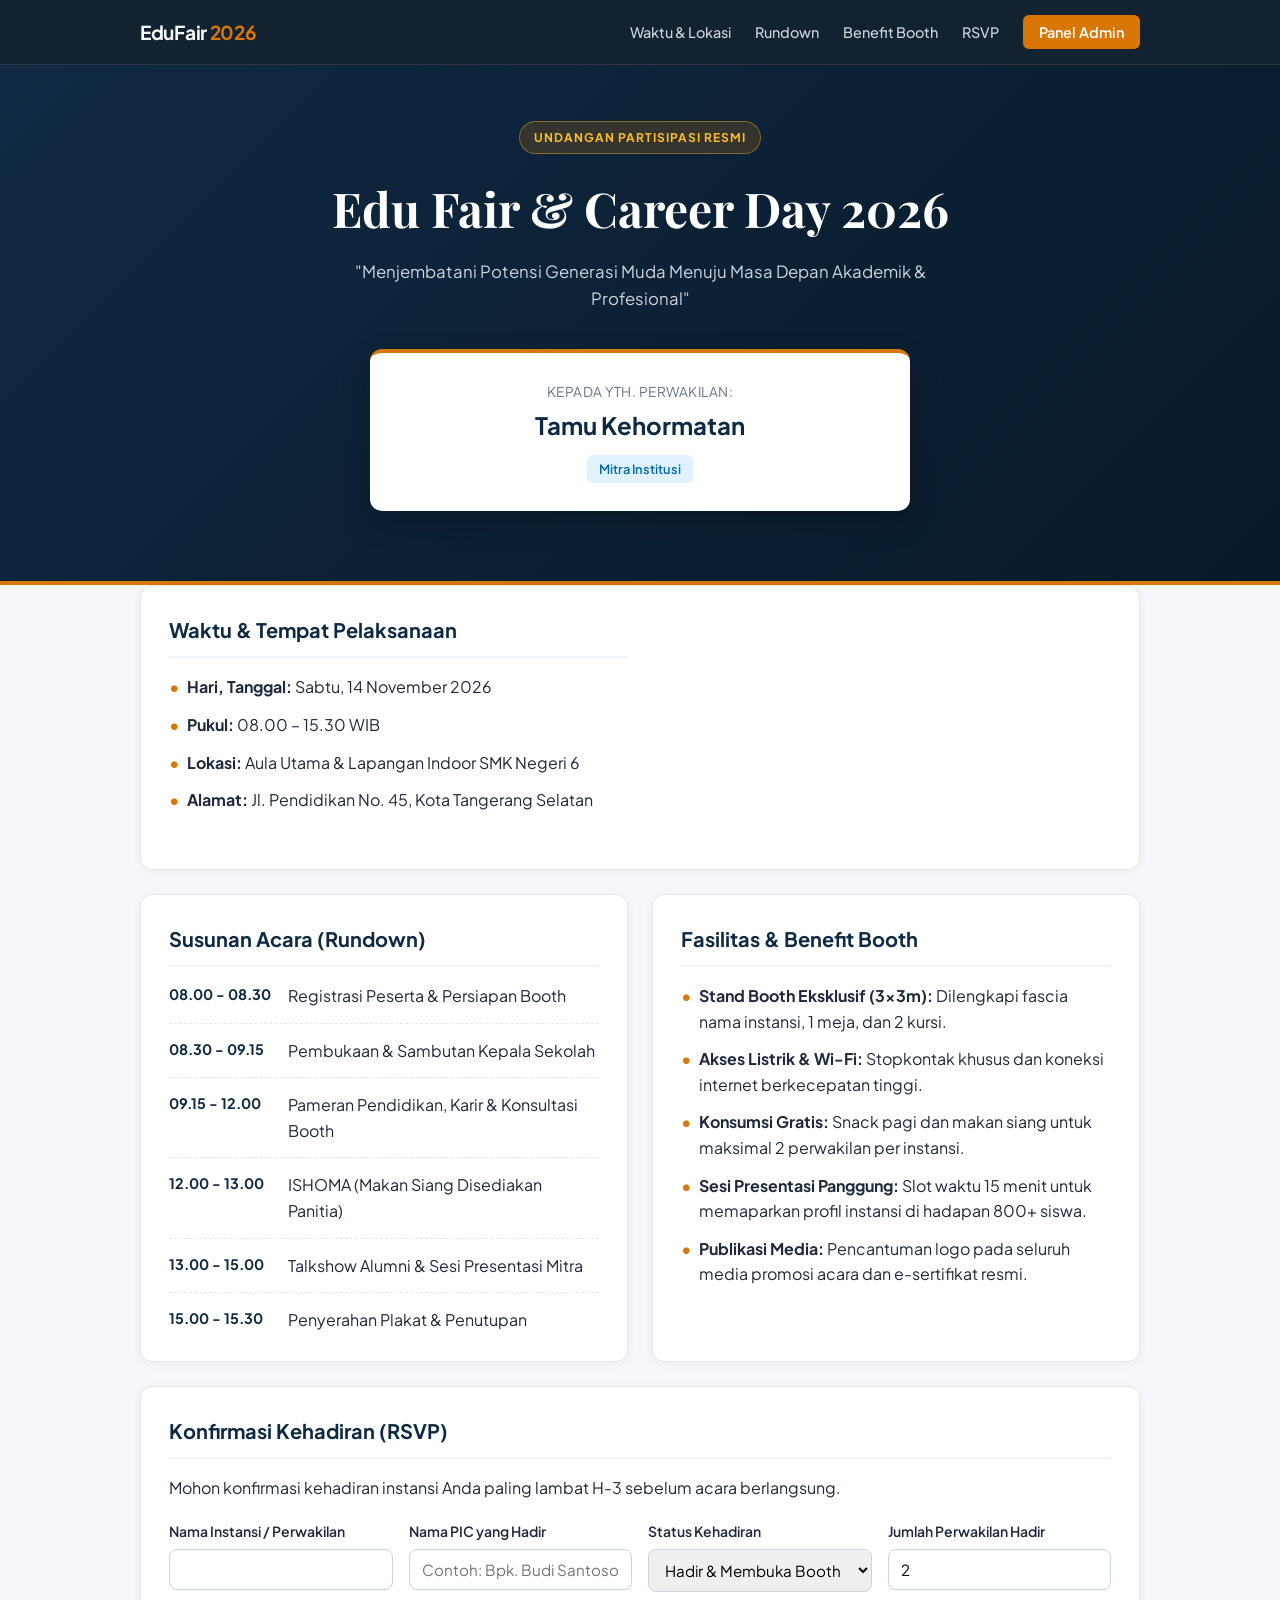
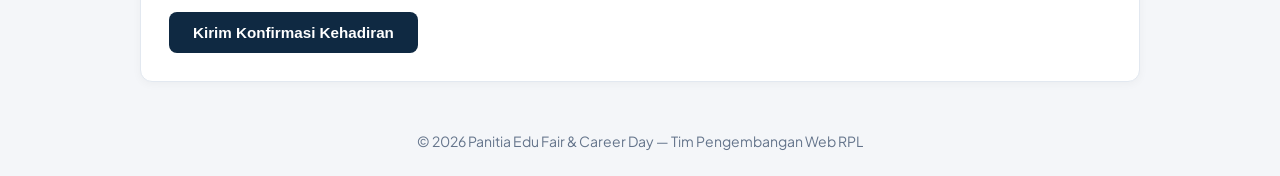
<file: index.html>
<!DOCTYPE html>
<html lang="id">
<head>
    <meta charset="UTF-8">
    <meta name="viewport" content="width=device-width, initial-scale=1.0">
    <title>Undangan Resmi — Edu Fair & Career Day 2026</title>
    <link rel="preconnect" href="https://fonts.googleapis.com">
    <link rel="preconnect" href="https://fonts.gstatic.com" crossorigin>
    <link href="https://fonts.googleapis.com/css2?family=Plus+Jakarta+Sans:wght@400;500;600;700&family=Playfair+Display:wght@600;700&display=swap" rel="stylesheet">
    <link rel="stylesheet" href="style.css">
</head>
<body>

    <nav class="navbar">
        <div class="container nav-container">
            <a href="#" class="nav-brand">EduFair <span>2026</span></a>
            
            <button class="nav-toggle" id="nav-toggle" aria-label="Buka menu navigasi">
                <span></span>
                <span></span>
                <span></span>
            </button>

            <ul class="nav-menu" id="nav-menu">
                <li><a href="#info-acara">Waktu &amp; Lokasi</a></li>
                <li><a href="#rundown">Rundown</a></li>
                <li><a href="#benefit">Benefit Booth</a></li>
                <li><a href="#rsvp">RSVP</a></li>
                <li><a href="admin.html" class="nav-btn">Panel Admin</a></li>
            </ul>
        </div>
    </nav>

    <header class="hero">
        <div class="container">
            <span class="badge-event">UNDANGAN PARTISIPASI RESMI</span>
            <h1>Edu Fair &amp; Career Day 2026</h1>
            <p class="subtitle">"Menjembatani Potensi Generasi Muda Menuju Masa Depan Akademik &amp; Profesional"</p>
            
            <div class="guest-card">
                <p class="guest-label">Kepada Yth. Perwakilan:</p>
                <h2 id="guest-name">Tamu Kehormatan</h2>
                <span id="guest-category" class="category-pill">Mitra Institusi</span>
            </div>
        </div>
    </header>

    <main class="container">
        <section id="info-acara" class="card grid-2">
            <div class="info-block">
                <h3>Waktu &amp; Tempat Pelaksanaan</h3>
                <ul class="detail-list">
                    <li><strong>Hari, Tanggal:</strong> Sabtu, 14 November 2026</li>
                    <li><strong>Pukul:</strong> 08.00 – 15.30 WIB</li>
                    <li><strong>Lokasi:</strong> Aula Utama &amp; Lapangan Indoor SMK Negeri 6</li>
                    <li><strong>Alamat:</strong> Jl. Pendidikan No. 45, Kota Tangerang Selatan</li>
                </ul>
            </div>
            <div class="map-container">
                <iframe 
                    src="https://www.google.com/maps/embed?pb=!1m18!1m12!1m3!1d3966.273664771452!2d106.82496417499043!3d-6.227598793760498!2m3!1f0!2f0!3f0!3m2!1i1024!2i768!4f13.1!3m3!1m2!1s0x2e69f3e945e34b9d%3A0x5371bf0fdad786a2!2sJakarta!5e0!3m2!1sid!2sid!4v1700000000000!5m2!1sid!2sid" 
                    width="100%" height="220" style="border:0;" allowfullscreen="" loading="lazy" referrerpolicy="no-referrer-when-downgrade">
                </iframe>
            </div>
        </section>

        <section class="grid-2">
            <div id="rundown" class="card">
                <h3>Susunan Acara (Rundown)</h3>
                <div class="timeline">
                    <div class="timeline-item">
                        <span class="time">08.00 - 08.30</span>
                        <p>Registrasi Peserta &amp; Persiapan Booth</p>
                    </div>
                    <div class="timeline-item">
                        <span class="time">08.30 - 09.15</span>
                        <p>Pembukaan &amp; Sambutan Kepala Sekolah</p>
                    </div>
                    <div class="timeline-item">
                        <span class="time">09.15 - 12.00</span>
                        <p>Pameran Pendidikan, Karir &amp; Konsultasi Booth</p>
                    </div>
                    <div class="timeline-item">
                        <span class="time">12.00 - 13.00</span>
                        <p>ISHOMA (Makan Siang Disediakan Panitia)</p>
                    </div>
                    <div class="timeline-item">
                        <span class="time">13.00 - 15.00</span>
                        <p>Talkshow Alumni &amp; Sesi Presentasi Mitra</p>
                    </div>
                    <div class="timeline-item">
                        <span class="time">15.00 - 15.30</span>
                        <p>Penyerahan Plakat &amp; Penutupan</p>
                    </div>
                </div>
            </div>

            <div id="benefit" class="card">
                <h3>Fasilitas &amp; Benefit Booth</h3>
                <ul class="benefit-list">
                    <li><strong>Stand Booth Eksklusif (3x3m):</strong> Dilengkapi fascia nama instansi, 1 meja, dan 2 kursi.</li>
                    <li><strong>Akses Listrik &amp; Wi-Fi:</strong> Stopkontak khusus dan koneksi internet berkecepatan tinggi.</li>
                    <li><strong>Konsumsi Gratis:</strong> Snack pagi dan makan siang untuk maksimal 2 perwakilan per instansi.</li>
                    <li><strong>Sesi Presentasi Panggung:</strong> Slot waktu 15 menit untuk memaparkan profil instansi di hadapan 800+ siswa.</li>
                    <li><strong>Publikasi Media:</strong> Pencantuman logo pada seluruh media promosi acara dan e-sertifikat resmi.</li>
                </ul>
            </div>
        </section>

        <section id="rsvp" class="card rsvp-section">
            <h3>Konfirmasi Kehadiran (RSVP)</h3>
            <p class="text-muted">Mohon konfirmasi kehadiran instansi Anda paling lambat H-3 sebelum acara berlangsung.</p>
            
            <form id="rsvp-form">
                <div class="form-grid">
                    <div class="form-group">
                        <label for="rsvp-instansi">Nama Instansi / Perwakilan</label>
                        <input type="text" id="rsvp-instansi" required>
                    </div>
                    <div class="form-group">
                        <label for="rsvp-pic">Nama PIC yang Hadir</label>
                        <input type="text" id="rsvp-pic" placeholder="Contoh: Bpk. Budi Santoso" required>
                    </div>
                    <div class="form-group">
                        <label for="rsvp-status">Status Kehadiran</label>
                        <select id="rsvp-status" required>
                            <option value="Hadir & Membuka Booth">Hadir &amp; Membuka Booth</option>
                            <option value="Hadir Sebagai Tamu/Pembicara">Hadir Sebagai Tamu / Pembicara</option>
                            <option value="Berhalangan Hadir">Berhalangan Hadir</option>
                        </select>
                    </div>
                    <div class="form-group">
                        <label for="rsvp-jumlah">Jumlah Perwakilan Hadir</label>
                        <input type="number" id="rsvp-jumlah" min="1" max="5" value="2" required>
                    </div>
                </div>
                <button type="submit" class="btn-primary">Kirim Konfirmasi Kehadiran</button>
            </form>
            <div id="rsvp-feedback" class="alert-success hidden"></div>
        </section>
    </main>

    <footer>
        <p>&copy; 2026 Panitia Edu Fair &amp; Career Day — Tim Pengembangan Web RPL</p>
    </footer>

    <script src="script.js"></script>
</body>
</html>
</file>
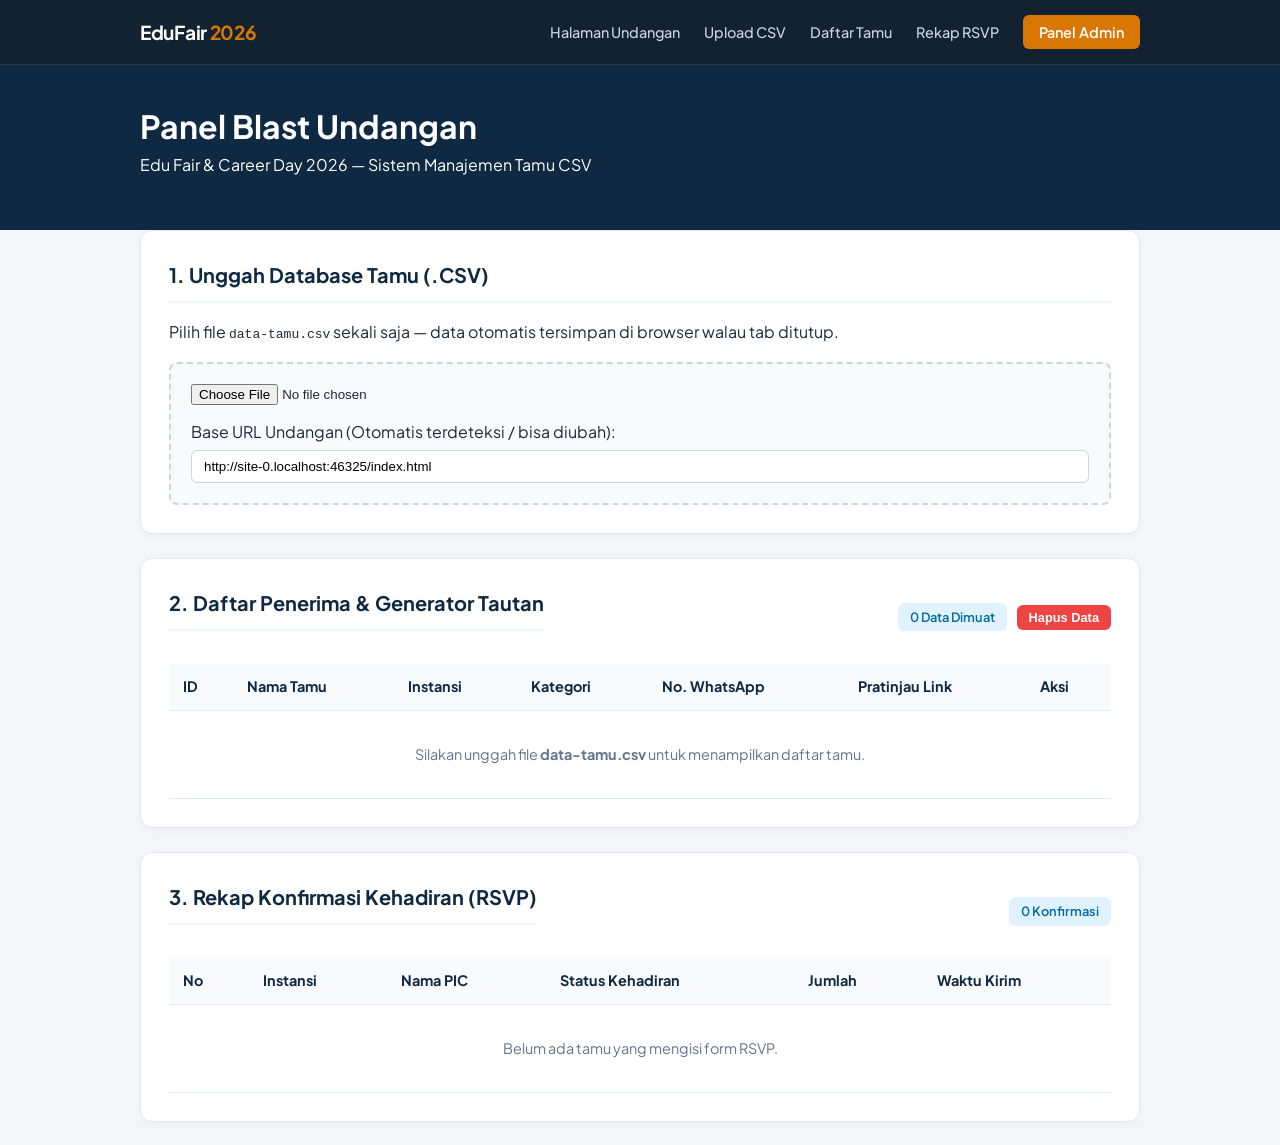
<file: admin.html>
<!DOCTYPE html>
<html lang="id">
<head>
    <meta charset="UTF-8">
    <meta name="viewport" content="width=device-width, initial-scale=1.0">
    <title>Admin Panel — Blast Undangan Edu Fair 2026</title>
    <link rel="preconnect" href="https://fonts.googleapis.com">
    <link rel="preconnect" href="https://fonts.gstatic.com" crossorigin>
    <link href="https://fonts.googleapis.com/css2?family=Plus+Jakarta+Sans:wght@400;500;600;700&display=swap" rel="stylesheet">
    <link rel="stylesheet" href="style.css">
</head>
<body>

    <nav class="navbar">
        <div class="container nav-container">
            <a href="index.html" class="nav-brand">EduFair <span>2026</span></a>
            
            <button class="nav-toggle" id="nav-toggle" aria-label="Buka menu navigasi">
                <span></span>
                <span></span>
                <span></span>
            </button>

            <ul class="nav-menu" id="nav-menu">
                <li><a href="index.html">Halaman Undangan</a></li>
                <li><a href="#upload-section">Upload CSV</a></li>
                <li><a href="#daftar-tamu">Daftar Tamu</a></li>
                <li><a href="#rekap-rsvp">Rekap RSVP</a></li>
                <li><a href="admin.html" class="nav-btn">Panel Admin</a></li>
            </ul>
        </div>
    </nav>

    <header class="admin-header">
        <div class="container">
            <h1>Panel Blast Undangan</h1>
            <p>Edu Fair &amp; Career Day 2026 — Sistem Manajemen Tamu CSV</p>
        </div>
    </header>

    <main class="container">
        <section id="upload-section" class="card">
            <h3>1. Unggah Database Tamu (.CSV)</h3>
            <p class="text-muted">Pilih file <code>data-tamu.csv</code> sekali saja — data otomatis tersimpan di browser walau tab ditutup.</p>
            
            <div class="upload-box">
                <input type="file" id="csv-file-input" accept=".csv">
                <div class="base-url-config">
                    <label for="base-url-input">Base URL Undangan (Otomatis terdeteksi / bisa diubah):</label>
                    <input type="text" id="base-url-input" placeholder="http://localhost/edu-fair/index.html">
                </div>
            </div>
        </section>

        <section id="daftar-tamu" class="card">
            <div class="flex-between mb-1">
                <h3>2. Daftar Penerima &amp; Generator Tautan</h3>
                <div style="display: flex; gap: 10px; align-items: center;">
                    <span id="total-guests" class="category-pill">0 Data Dimuat</span>
                    <button id="btn-clear-csv" type="button" style="background:#ef4444;color:#fff;border:none;padding:5px 12px;border-radius:6px;cursor:pointer;font-size:0.8rem;font-weight:600;">Hapus Data</button>
                </div>
            </div>

            <div class="table-responsive">
                <table id="guest-table">
                    <thead>
                        <tr>
                            <th>ID</th>
                            <th>Nama Tamu</th>
                            <th>Instansi</th>
                            <th>Kategori</th>
                            <th>No. WhatsApp</th>
                            <th>Pratinjau Link</th>
                            <th>Aksi</th>
                        </tr>
                    </thead>
                    <tbody id="guest-table-body">
                        <tr>
                            <td colspan="7" class="empty-state">Silakan unggah file <strong>data-tamu.csv</strong> untuk menampilkan daftar tamu.</td>
                        </tr>
                    </tbody>
                </table>
            </div>
        </section>

        <section id="rekap-rsvp" class="card">
            <div class="flex-between mb-1">
                <h3>3. Rekap Konfirmasi Kehadiran (RSVP)</h3>
                <span id="total-rsvp" class="category-pill">0 Konfirmasi</span>
            </div>

            <div class="table-responsive">
                <table>
                    <thead>
                        <tr>
                            <th>No</th>
                            <th>Instansi</th>
                            <th>Nama PIC</th>
                            <th>Status Kehadiran</th>
                            <th>Jumlah</th>
                            <th>Waktu Kirim</th>
                        </tr>
                    </thead>
                    <tbody id="rsvp-table-body">
                        <tr>
                            <td colspan="6" class="empty-state">Belum ada tamu yang mengisi form RSVP.</td>
                        </tr>
                    </tbody>
                </table>
            </div>
        </section>
    </main>

    <script src="script.js"></script>
</body>
</html>
</file>
<file: style.css>
:root {
    --primary: #0f2942;
    --primary-light: #1e4268;
    --accent: #d97706;
    --wa-green: #16a34a;
    --wa-green-hover: #15803d;
    --bg-body: #f4f6f9;
    --bg-card: #ffffff;
    --text-main: #1e293b;
    --text-muted: #64748b;
    --border: #e2e8f0;
}

* {
    box-sizing: border-box;
    margin: 0;
    padding: 0;
}

html {
    scroll-behavior: smooth;
    scroll-padding-top: 80px;
}

body {
    font-family: 'Plus Jakarta Sans', sans-serif;
    background-color: var(--bg-body);
    color: var(--text-main);
    line-height: 1.6;
}

.container {
    max-width: 1040px;
    margin: 0 auto;
    padding: 0 20px;
}

/* Navbar */
.navbar {
    position: sticky;
    top: 0;
    z-index: 1000;
    background-color: rgba(9, 25, 41, 0.96);
    backdrop-filter: blur(8px);
    border-bottom: 1px solid rgba(255, 255, 255, 0.1);
}

.nav-container {
    display: flex;
    justify-content: space-between;
    align-items: center;
    height: 64px;
}

.nav-brand {
    color: #ffffff;
    font-weight: 700;
    font-size: 1.2rem;
    text-decoration: none;
    letter-spacing: -0.3px;
}

.nav-brand span {
    color: var(--accent);
}

.nav-menu {
    display: flex;
    align-items: center;
    list-style: none;
    gap: 24px;
}

.nav-menu a {
    color: #cbd5e1;
    text-decoration: none;
    font-size: 0.9rem;
    font-weight: 500;
    transition: color 0.2s;
}

.nav-menu a:hover {
    color: #ffffff;
}

.nav-menu a.nav-btn {
    background-color: var(--accent);
    color: #ffffff;
    padding: 8px 16px;
    border-radius: 6px;
    font-weight: 600;
}

.nav-menu a.nav-btn:hover {
    background-color: #b45309;
}

.nav-toggle {
    display: none;
    flex-direction: column;
    gap: 5px;
    background: none;
    border: none;
    cursor: pointer;
    padding: 4px;
}

.nav-toggle span {
    width: 24px;
    height: 2px;
    background-color: #ffffff;
    border-radius: 2px;
}

/* Hero Section */
.hero {
    background: linear-gradient(135deg, var(--primary) 0%, #091929 100%);
    color: #ffffff;
    padding: 56px 0 70px;
    text-align: center;
    border-bottom: 4px solid var(--accent);
}

.badge-event {
    display: inline-block;
    background: rgba(217, 119, 6, 0.2);
    color: #fbbf24;
    border: 1px solid rgba(251, 191, 36, 0.4);
    padding: 6px 14px;
    border-radius: 50px;
    font-size: 0.75rem;
    font-weight: 700;
    letter-spacing: 1px;
    margin-bottom: 16px;
}

.hero h1 {
    font-family: 'Playfair Display', serif;
    font-size: clamp(2rem, 4vw, 3rem);
    margin-bottom: 12px;
}

.subtitle {
    color: #cbd5e1;
    max-width: 650px;
    margin: 0 auto 36px;
    font-size: 1.05rem;
}

/* Guest Personalization Card */
.guest-card {
    background: #ffffff;
    color: var(--text-main);
    max-width: 540px;
    margin: 0 auto;
    padding: 28px 24px;
    border-radius: 12px;
    box-shadow: 0 12px 30px rgba(0, 0, 0, 0.2);
    border-top: 4px solid var(--accent);
}

.guest-label {
    font-size: 0.85rem;
    color: var(--text-muted);
    text-transform: uppercase;
    letter-spacing: 0.5px;
    margin-bottom: 4px;
}

.guest-card h2 {
    font-size: 1.5rem;
    color: var(--primary);
    margin-bottom: 10px;
}

.category-pill {
    display: inline-block;
    background: #e0f2fe;
    color: #0369a1;
    font-weight: 600;
    font-size: 0.8rem;
    padding: 4px 12px;
    border-radius: 6px;
}

/* Cards & Grids */
main {
    margin-top: -25px;
    padding-bottom: 50px;
}

.card {
    background: var(--bg-card);
    border-radius: 12px;
    padding: 28px;
    margin-bottom: 24px;
    box-shadow: 0 2px 10px rgba(0, 0, 0, 0.04);
    border: 1px solid var(--border);
}

.card h3 {
    color: var(--primary);
    font-size: 1.25rem;
    margin-bottom: 16px;
    padding-bottom: 10px;
    border-bottom: 2px solid #f1f5f9;
}

.grid-2 {
    display: grid;
    grid-template-columns: repeat(auto-fit, minmax(300px, 1fr));
    gap: 24px;
}

.detail-list, .benefit-list {
    list-style: none;
}

.detail-list li, .benefit-list li {
    margin-bottom: 12px;
    padding-left: 18px;
    position: relative;
}

.detail-list li::before, .benefit-list li::before {
    content: "•";
    color: var(--accent);
    font-weight: bold;
    position: absolute;
    left: 0;
}

.map-container iframe {
    border-radius: 8px;
}

/* Timeline Rundown */
.timeline-item {
    display: flex;
    gap: 14px;
    margin-bottom: 14px;
    padding-bottom: 14px;
    border-bottom: 1px dashed var(--border);
}

.timeline-item:last-child {
    border-bottom: none;
    margin-bottom: 0;
    padding-bottom: 0;
}

.time {
    font-weight: 700;
    color: var(--primary);
    min-width: 105px;
    font-size: 0.9rem;
}

/* Form RSVP */
.form-grid {
    display: grid;
    grid-template-columns: repeat(auto-fit, minmax(220px, 1fr));
    gap: 16px;
    margin: 20px 0;
}

.form-group label {
    display: block;
    font-size: 0.875rem;
    font-weight: 600;
    margin-bottom: 6px;
}

.form-group input, .form-group select {
    width: 100%;
    padding: 10px 12px;
    border: 1px solid #cbd5e1;
    border-radius: 8px;
    font-family: inherit;
    font-size: 0.95rem;
}

.btn-primary {
    background: var(--primary);
    color: #ffffff;
    border: none;
    padding: 12px 24px;
    border-radius: 8px;
    font-weight: 600;
    cursor: pointer;
    font-size: 0.95rem;
    transition: background 0.2s;
}

.btn-primary:hover {
    background: var(--primary-light);
}

.alert-success {
    margin-top: 16px;
    padding: 14px;
    background: #dcfce7;
    color: #166534;
    border: 1px solid #86efac;
    border-radius: 8px;
    font-weight: 500;
}

.hidden {
    display: none;
}

/* Admin Panel Styling */
.admin-header {
    background: var(--primary);
    color: #ffffff;
    padding: 36px 0 52px;
}

.flex-between {
    display: flex;
    justify-content: space-between;
    align-items: center;
    flex-wrap: wrap;
    gap: 12px;
}

.upload-box {
    margin-top: 16px;
    padding: 20px;
    background: #f8fafc;
    border: 2px dashed #cbd5e1;
    border-radius: 8px;
    display: flex;
    flex-direction: column;
    gap: 14px;
}

.base-url-config input {
    width: 100%;
    margin-top: 6px;
    padding: 8px 12px;
    border: 1px solid #cbd5e1;
    border-radius: 6px;
}

.table-responsive {
    overflow-x: auto;
    margin-top: 16px;
}

table {
    width: 100%;
    border-collapse: collapse;
    font-size: 0.9rem;
}

th, td {
    padding: 12px 14px;
    text-align: left;
    border-bottom: 1px solid var(--border);
}

th {
    background: #f8fafc;
    font-weight: 700;
    color: var(--primary);
}

.btn-wa {
    display: inline-block;
    background: var(--wa-green);
    color: #ffffff;
    text-decoration: none;
    padding: 8px 14px;
    border-radius: 6px;
    font-weight: 600;
    font-size: 0.85rem;
    white-space: nowrap;
}

.btn-wa:hover {
    background: var(--wa-green-hover);
}

.empty-state {
    text-align: center;
    color: var(--text-muted);
    padding: 32px;
}

footer {
    text-align: center;
    padding: 24px;
    color: var(--text-muted);
    font-size: 0.875rem;
}

@media (max-width: 768px) {
    .nav-toggle {
        display: flex;
    }

    .nav-menu {
        position: absolute;
        top: 64px;
        left: 0;
        right: 0;
        background-color: #091929;
        flex-direction: column;
        align-items: flex-start;
        padding: 16px 20px 24px;
        gap: 16px;
        border-bottom: 1px solid rgba(255, 255, 255, 0.1);
        display: none;
    }

    .nav-menu.active {
        display: flex;
    }
}

@media (max-width: 600px) {
    .timeline-item {
        flex-direction: column;
        gap: 4px;
    }
}
</file>
